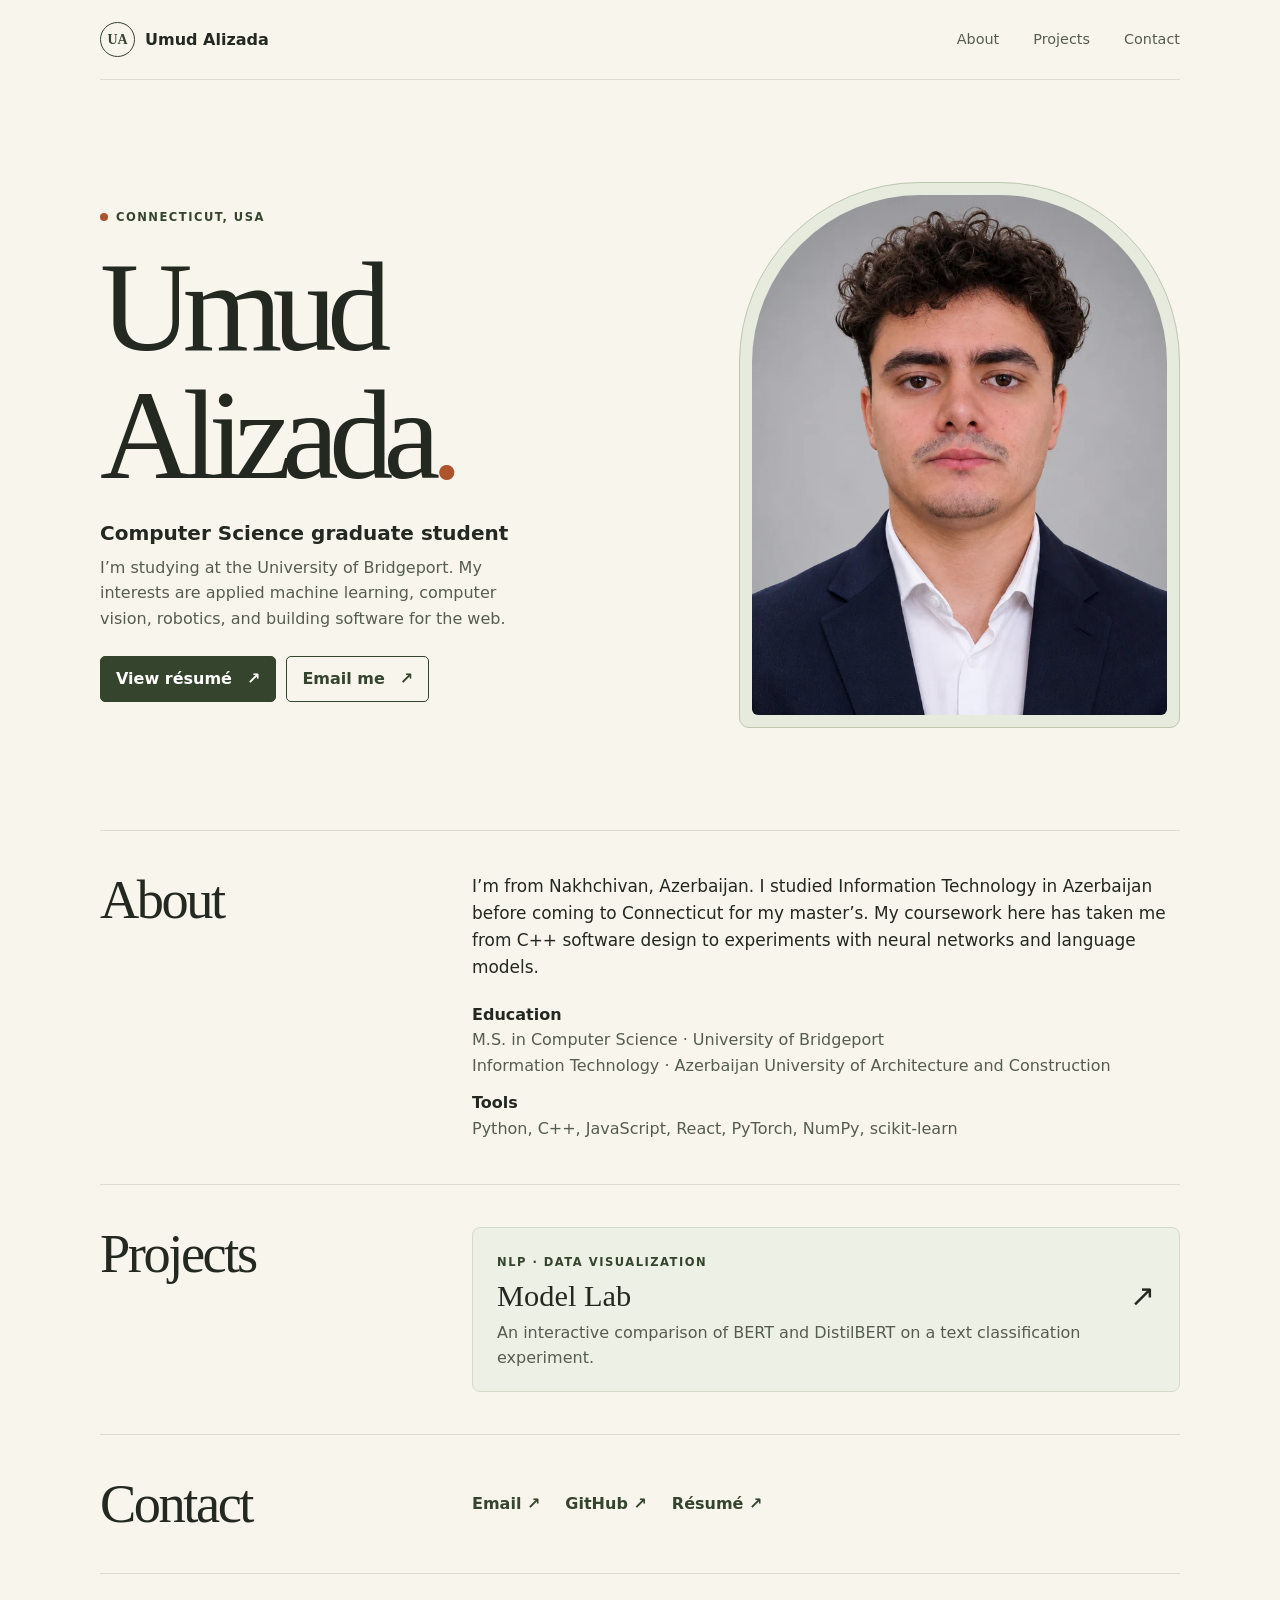
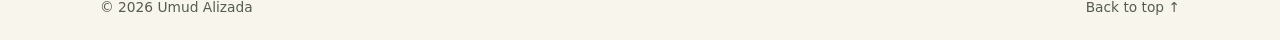
<file: index.html>
<!doctype html>
<html lang="en">
<head>
<meta charset="utf-8">
<meta name="viewport" content="width=device-width, initial-scale=1">
<meta name="description" content="Umud Alizada is a Computer Science graduate student at the University of Bridgeport. Explore his background, interests, and projects.">
<title>Umud Alizada | Portfolio</title>
<link rel="stylesheet" href="style.css">
</head>
<body>
<header class="top" id="top">
<a class="wordmark" href="#top"><span>UA</span> Umud Alizada</a>
<nav aria-label="Main navigation"><a href="#about">About</a><a href="#projects">Projects</a><a href="#contact">Contact</a></nav>
</header>
<main>
<section class="hero" aria-labelledby="name">
<div class="intro">
<p class="label"><span></span> CONNECTICUT, USA</p>
<h1 id="name">Umud<br>Alizada<span class="dot">.</span></h1>
<p class="role">Computer Science graduate student</p>
<p class="bio">I’m studying at the University of Bridgeport. My interests are applied machine learning, computer vision, robotics, and building software for the web.</p>
<div class="actions"><a class="primary" href="resume.html">View résumé <span aria-hidden="true">↗</span></a><a class="secondary" href="mailto:ualizada@my.bridgeport.edu">Email me <span aria-hidden="true">↗</span></a></div>
</div>
<figure><img src="portrait.webp" width="800" height="800" alt="Professional portrait of Umud Alizada"></figure>
</section>
<section id="about" class="section" aria-labelledby="about-title">
<h2 id="about-title">About</h2>
<div class="about-content">
<p>I’m from Nakhchivan, Azerbaijan. I studied Information Technology in Azerbaijan before coming to Connecticut for my master’s. My coursework here has taken me from C++ software design to experiments with neural networks and language models.</p>
<dl><div><dt>Education</dt><dd>M.S. in Computer Science · University of Bridgeport</dd><dd>Information Technology · Azerbaijan University of Architecture and Construction</dd></div><div><dt>Tools</dt><dd>Python, C++, JavaScript, React, PyTorch, NumPy, scikit-learn</dd></div></dl>
</div>
</section>
<section id="projects" class="section" aria-labelledby="project-title">
<h2 id="project-title">Projects</h2>
<div class="projects">
<a class="project" href="lab/"><span class="project-type">NLP · DATA VISUALIZATION</span><h3>Model Lab <span aria-hidden="true">↗</span></h3><p>An interactive comparison of BERT and DistilBERT on a text classification experiment.</p></a>
</div>
</section>
<section id="contact" class="section contact" aria-labelledby="contact-title">
<h2 id="contact-title">Contact</h2>
<div class="links"><a href="mailto:ualizada@my.bridgeport.edu">Email ↗</a><a href="https://github.com/umudusa">GitHub ↗</a><a href="resume.html">Résumé ↗</a></div>
</section>
</main>
<footer><span>© 2026 Umud Alizada</span><a href="#top">Back to top ↑</a></footer>
</body>
</html>
</file>
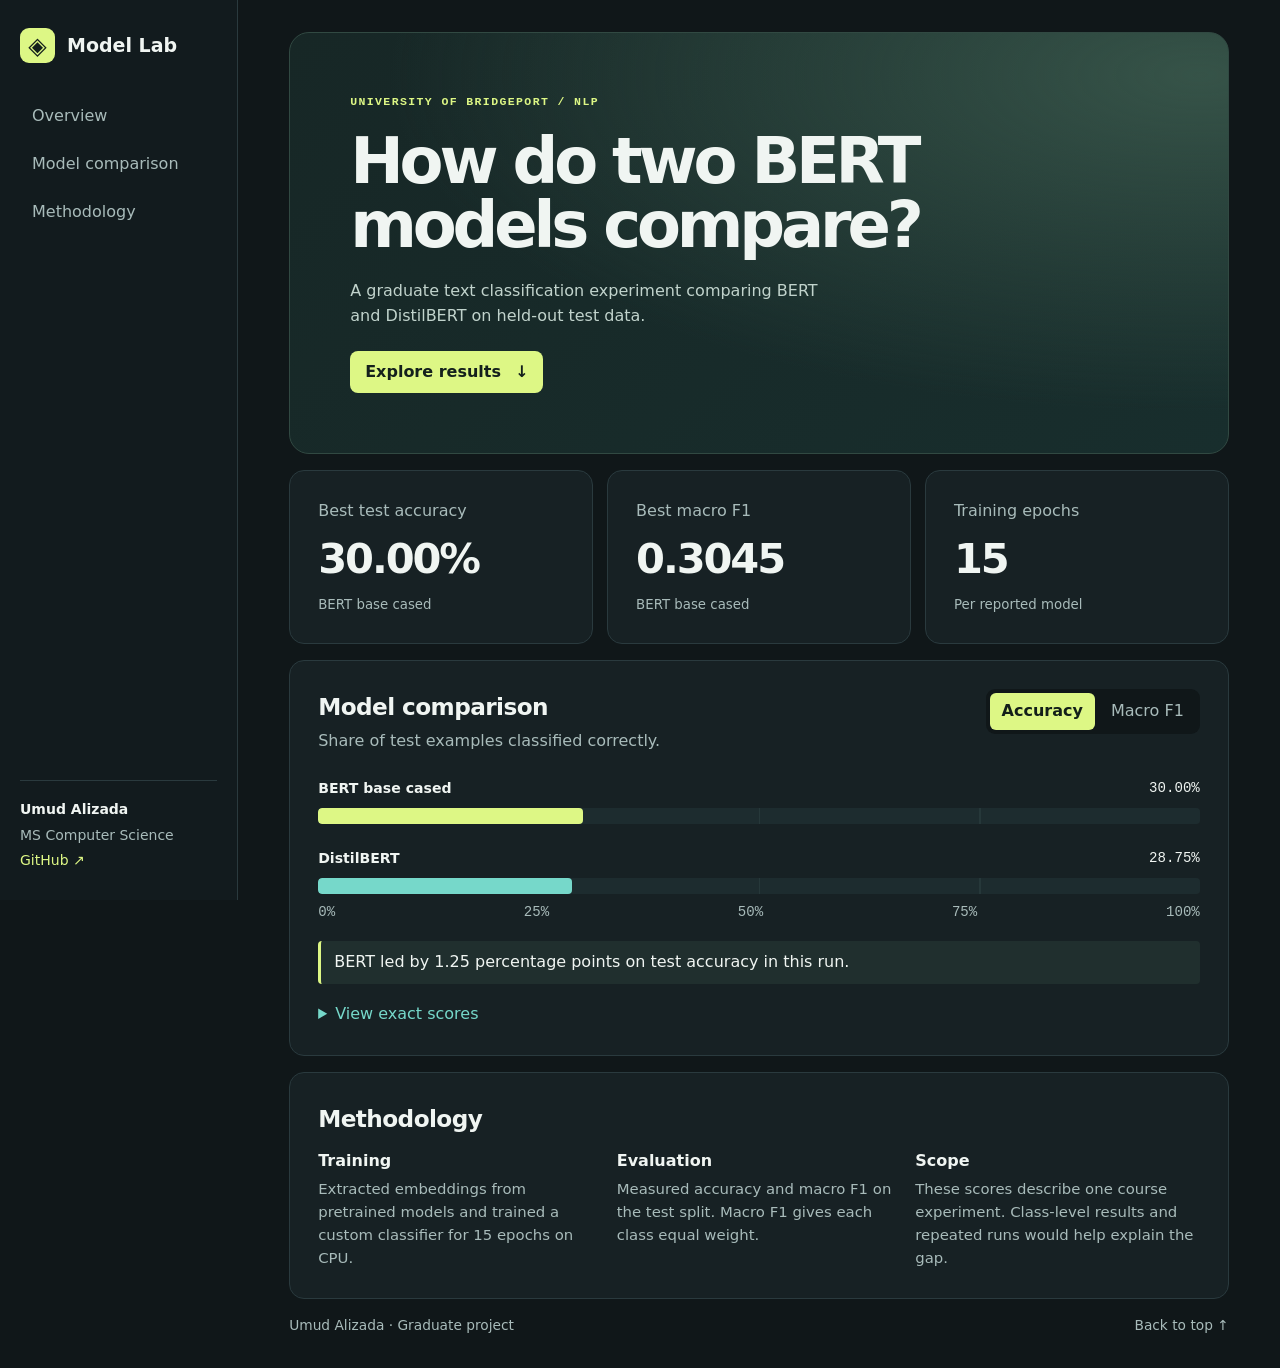
<file: lab/index.html>
<!doctype html>
<html lang="en">
<head>
<meta charset="utf-8">
<meta name="viewport" content="width=device-width, initial-scale=1">
<meta name="description" content="Umud Alizada's NLP model evaluation dashboard. Compare BERT and DistilBERT on a graduate text classification experiment.">
<title>Model Lab | Umud Alizada</title>
<link rel="stylesheet" href="style.css">
<script src="app.js" defer></script>
</head>
<body>
<aside class="sidebar">
<a class="brand" href="#overview"><span class="logo" aria-hidden="true">◈</span> Model Lab</a>
<nav aria-label="Dashboard"><a href="#overview">Overview</a><a href="#comparison">Model comparison</a><a href="#method">Methodology</a></nav>
<div class="profile"><strong>Umud Alizada</strong><span>MS Computer Science</span><a href="https://github.com/umudusa">GitHub ↗</a></div>
</aside>
<main id="overview">
<header class="hero"><p class="eyebrow">UNIVERSITY OF BRIDGEPORT / NLP</p><h1>How do two BERT<br>models compare?</h1><p>A graduate text classification experiment comparing BERT and DistilBERT on held-out test data.</p><a href="#comparison" class="cta">Explore results <span aria-hidden="true">↓</span></a></header>
<section class="stats" aria-label="Experiment summary">
<article><span>Best test accuracy</span><strong>30.00%</strong><small>BERT base cased</small></article>
<article><span>Best macro F1</span><strong>0.3045</strong><small>BERT base cased</small></article>
<article><span>Training epochs</span><strong>15</strong><small>Per reported model</small></article>
</section>
<section class="panel" id="comparison" aria-labelledby="comparison-title">
<div class="panel-head"><div><h2 id="comparison-title">Model comparison</h2><p id="metric-description">Share of test examples classified correctly.</p></div><div class="toggle" role="group" aria-label="Comparison metric"><button data-metric="accuracy" aria-pressed="true">Accuracy</button><button data-metric="f1" aria-pressed="false">Macro F1</button></div></div>
<div id="chart" aria-live="polite">
<div class="plot-row"><div class="row-label"><strong>BERT base cased</strong><span id="bert-value">30.00%</span></div><div class="track"><div class="bar bert" id="bert-bar"></div></div></div>
<div class="plot-row"><div class="row-label"><strong>DistilBERT</strong><span id="distil-value">28.75%</span></div><div class="track"><div class="bar distil" id="distil-bar"></div></div></div>
<div class="axis" id="axis" aria-hidden="true"><span>0%</span><span>25%</span><span>50%</span><span>75%</span><span>100%</span></div>
<p class="finding" id="finding">BERT led by 1.25 percentage points on test accuracy in this run.</p>
</div>
<details><summary>View exact scores</summary><div class="table-wrap"><table><thead><tr><th scope="col">Model</th><th scope="col">Test accuracy</th><th scope="col">Macro F1</th></tr></thead><tbody><tr><th scope="row">BERT base cased</th><td>30.00%</td><td>0.3045</td></tr><tr><th scope="row">DistilBERT</th><td>28.75%</td><td>0.2987</td></tr></tbody></table></div></details>
</section>
<section class="panel method" id="method" aria-labelledby="method-title"><h2 id="method-title">Methodology</h2><div class="method-grid">
<div><h3>Training</h3><p>Extracted embeddings from pretrained models and trained a custom classifier for 15 epochs on CPU.</p></div>
<div><h3>Evaluation</h3><p>Measured accuracy and macro F1 on the test split. Macro F1 gives each class equal weight.</p></div>
<div><h3>Scope</h3><p>These scores describe one course experiment. Class-level results and repeated runs would help explain the gap.</p></div>
</div></section>
<footer><span>Umud Alizada · Graduate project</span><a href="#overview">Back to top ↑</a></footer>
</main>
</body>
</html>
</file>
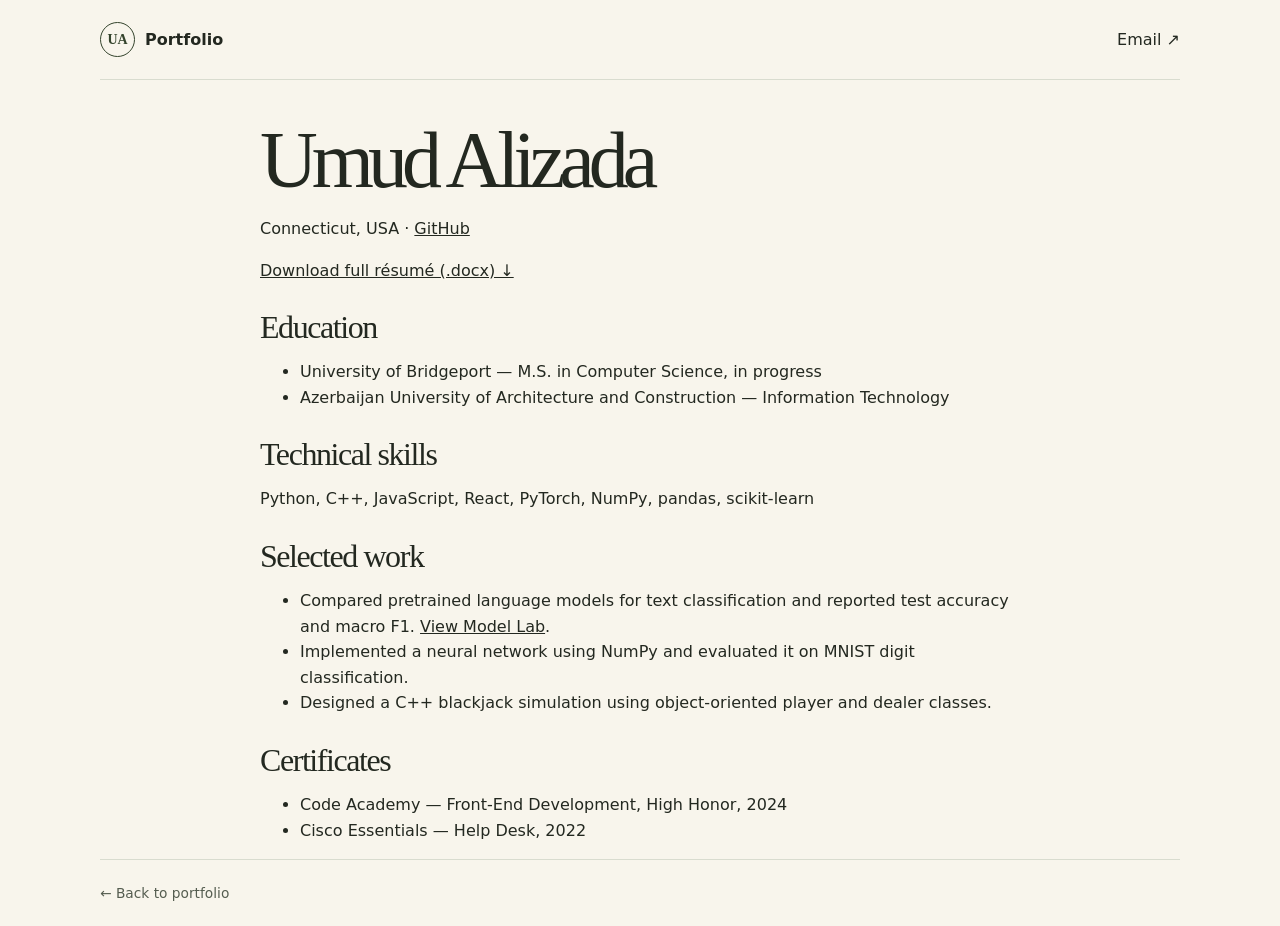
<file: resume.html>
<!doctype html>
<html lang="en">
<head><meta charset="utf-8"><meta name="viewport" content="width=device-width, initial-scale=1"><title>Résumé | Umud Alizada</title><link rel="stylesheet" href="style.css"></head>
<body><header class="top"><a class="wordmark" href="./"><span>UA</span> Portfolio</a><a href="mailto:ualizada@my.bridgeport.edu">Email ↗</a></header>
<main class="resume">
<h1>Umud Alizada</h1>
<p>Connecticut, USA · <a href="https://github.com/umudusa">GitHub</a></p>
<p><a href="Umud_Alizada_Resume.docx" download>Download full résumé (.docx) ↓</a></p>
<h2>Education</h2>
<ul><li>University of Bridgeport — M.S. in Computer Science, in progress</li><li>Azerbaijan University of Architecture and Construction — Information Technology</li></ul>
<h2>Technical skills</h2>
<p>Python, C++, JavaScript, React, PyTorch, NumPy, pandas, scikit-learn</p>
<h2>Selected work</h2>
<ul><li>Compared pretrained language models for text classification and reported test accuracy and macro F1. <a href="lab/">View Model Lab</a>.</li><li>Implemented a neural network using NumPy and evaluated it on MNIST digit classification.</li><li>Designed a C++ blackjack simulation using object-oriented player and dealer classes.</li></ul>
<h2>Certificates</h2>
<ul><li>Code Academy — Front-End Development, High Honor, 2024</li><li>Cisco Essentials — Help Desk, 2022</li></ul>
</main><footer><a href="./">← Back to portfolio</a></footer></body></html>
</file>
<file: style.css>
:root{--paper:#f8f5ec;--ink:#232820;--muted:#555d50;--olive:#34442d;--line:#d9dccf;--accent:#ad542d;--serif:Georgia,'Times New Roman',serif}*{box-sizing:border-box}html{scroll-behavior:smooth}body{margin:0;background:var(--paper);color:var(--ink);font:16px/1.6 system-ui,sans-serif}a{color:inherit;text-decoration:none}a:focus-visible{outline:2px solid var(--accent);outline-offset:4px}a:hover{text-decoration:underline}.top,main,footer{width:min(1080px,calc(100% - 72px));margin:auto}.top,footer{display:flex;justify-content:space-between;align-items:center;gap:14px;padding:22px 0}.top{border-bottom:1px solid var(--line)}.wordmark{font-weight:700;display:flex;align-items:center;gap:10px}.wordmark span{width:35px;height:35px;border:1px solid var(--olive);border-radius:50%;display:grid;place-items:center;font:700 14px var(--serif);color:var(--olive)}nav{display:flex;gap:clamp(12px,4vw,34px);font-size:.9rem;color:var(--muted)}.hero{display:grid;grid-template-columns:1.22fr 1fr;align-items:center;gap:clamp(28px,8vw,100px);padding:clamp(45px,8vw,104px) 0}.label,.project-type{font-size:.72rem;letter-spacing:.13em;font-weight:750;color:var(--olive)}.label{display:flex;align-items:center;gap:8px;margin:0 0 16px}.label span{width:8px;height:8px;border-radius:50%;background:var(--accent)}h1,h2,h3{font-family:var(--serif);font-weight:400;line-height:1;margin:0}h1{font-size:clamp(4rem,10vw,8.5rem);letter-spacing:-.075em}.dot{color:var(--accent)}.role{font-size:clamp(1rem,2vw,1.25rem);font-weight:700;margin:18px 0 6px}.bio{color:var(--muted);max-width:44ch;margin:0}.actions{display:flex;flex-wrap:wrap;gap:10px;margin-top:25px}.actions a{display:inline-flex;align-items:center;gap:15px;padding:9px 15px;border:1px solid var(--olive);border-radius:5px;font-weight:650}.primary{background:var(--olive);color:#fff}.secondary{color:var(--olive)}figure{margin:0;padding:12px;border:1px solid #bdc6af;background:#e6ebde;border-radius:180px 180px 10px 10px}figure img{display:block;width:100%;height:auto;aspect-ratio:4/5;object-fit:cover;object-position:center;border-radius:168px 168px 6px 6px}.section{border-top:1px solid var(--line);padding:42px 0;display:grid;grid-template-columns:1fr 2fr;gap:18px;scroll-margin-top:10px}h2{font-size:clamp(2rem,5vw,3.4rem);letter-spacing:-.045em}.about-content>p{margin:0 0 20px;font-size:1.06rem}.about-content dl{margin:0;display:grid;gap:12px}.about-content dt{font-weight:700}.about-content dd{margin:0;color:var(--muted)}.project{display:block;background:#edf0e5;border:1px solid #d4dbc9;border-radius:8px;padding:20px 24px}.project h3{font-size:1.9rem;display:flex;justify-content:space-between;align-items:center;margin-top:8px}.project p{margin:8px 0 0;color:var(--muted)}.links{display:flex;flex-wrap:wrap;gap:12px 25px;align-items:center;color:var(--olive);font-weight:650}footer{border-top:1px solid var(--line);font-size:.86rem;color:var(--muted)}.resume{max-width:760px}.resume h1{font-size:clamp(2.8rem,8vw,5rem);margin-top:40px}.resume h2{font-size:2rem;margin:28px 0 10px}.resume a{text-decoration:underline}@media(max-width:680px){.top,main,footer{width:calc(100% - 36px)}.top{flex-wrap:wrap;padding:14px 0}.hero{grid-template-columns:1fr;padding:35px 0}.hero figure{width:min(76%,340px)}.section{grid-template-columns:1fr;padding:28px 0}}@media(prefers-reduced-motion:reduce){html{scroll-behavior:auto}}
</file>
<file: lab/style.css>
:root{color-scheme:dark;--bg:#101719;--surface:#172124;--line:#2a3a3e;--text:#f0f5f2;--muted:#a8bbba;--lime:#ddf785;--teal:#76d8ca}
*{box-sizing:border-box}html{scroll-behavior:smooth}body{margin:0;background:var(--bg);color:var(--text);font:16px/1.55 system-ui,sans-serif;display:grid;grid-template-columns:238px minmax(0,1fr)}a{color:inherit;text-decoration:none}a:hover{color:var(--lime)}:focus-visible{outline:2px solid var(--lime);outline-offset:4px}button{font:inherit;cursor:pointer}
.sidebar{background:#121b1e;border-right:1px solid var(--line);padding:28px 20px;position:sticky;top:0;height:100dvh;display:flex;flex-direction:column;gap:32px}.brand{display:flex;align-items:center;gap:12px;font-size:19px;font-weight:750}.logo{border-radius:9px;background:var(--lime);color:#14201c;width:35px;height:35px;display:grid;place-items:center;font-size:24px}nav{display:grid;gap:5px}nav a{padding:9px 12px;color:var(--muted);border-radius:8px}nav a:hover{background:var(--surface)}.profile{margin-top:auto;display:grid;gap:4px;border-top:1px solid var(--line);padding-top:18px;font-size:14px}.profile span{color:var(--muted)}.profile a{color:var(--lime);width:max-content}
main{width:min(100%,1240px);margin:auto;padding:32px clamp(18px,4vw,58px);min-width:0}.hero{border:1px solid #314942;border-radius:20px;padding:clamp(25px,5vw,60px);background:radial-gradient(ellipse at 97% 10%,#365348 0%,transparent 63%),linear-gradient(140deg,#172726,#182e2d);overflow:hidden}.eyebrow{font:700 .72rem/1.5 ui-monospace,monospace;letter-spacing:.12em;color:var(--lime);margin:0 0 20px}.hero h1{font-size:clamp(2.4rem,5vw,4.9rem);line-height:.99;letter-spacing:-.065em;margin:0}.hero p:not(.eyebrow){color:#c1d3cc;max-width:48ch;margin:22px 0}.cta{display:inline-flex;gap:14px;align-items:center;background:var(--lime);color:#14201c;padding:9px 15px;border-radius:8px;font-weight:700}.cta:hover{background:#efffb7;color:#14201c}
.stats,.method-grid{display:grid;grid-template-columns:repeat(3,minmax(0,1fr));gap:14px}.stats{margin:16px 0}.stats article,.panel{border:1px solid var(--line);background:var(--surface);border-radius:15px;padding:clamp(16px,3vw,28px)}.stats article{display:grid;gap:3px}.stats strong{font-size:clamp(1.7rem,4vw,2.6rem);letter-spacing:-.05em;font-variant-numeric:tabular-nums}.stats span,.stats small,.panel p,footer{color:var(--muted)}.panel{margin-bottom:16px;scroll-margin-top:18px}.panel-head{display:flex;justify-content:space-between;align-items:start;gap:12px;flex-wrap:wrap}.panel h2{margin:0;font-size:1.45rem;letter-spacing:-.025em}.panel p{margin:4px 0 0}.toggle{display:flex;gap:4px;padding:4px;background:var(--bg);border-radius:9px}.toggle button{border:0;background:transparent;color:var(--muted);padding:6px 12px;border-radius:6px}.toggle button[aria-pressed=true]{color:#131f19;background:var(--lime);font-weight:700}.plot-row{margin-top:24px}.row-label,.axis{display:flex;justify-content:space-between;gap:8px;align-items:center;font-size:.88rem}.row-label span{font-family:ui-monospace,monospace}.track{background:repeating-linear-gradient(to right,#26383a 0,#26383a 1px,#1d2c2f 1px,#1d2c2f 25%);height:16px;border-radius:4px;margin-top:8px;overflow:hidden}.bar{height:100%;border-radius:4px;transition:width .2s}.bert{background:var(--lime);width:30%}.distil{background:var(--teal);width:28.75%}.axis{margin:8px 0 18px;color:var(--muted);font-family:ui-monospace,monospace}.panel .finding{border-left:3px solid var(--lime);background:#202f2e;padding:9px 13px;border-radius:4px;color:var(--text)}details{margin-top:18px}summary{width:max-content;cursor:pointer;color:var(--teal)}table{width:100%;text-align:left;border-collapse:collapse;margin-top:10px}th,td{padding:8px;border-bottom:1px solid var(--line)}.table-wrap{overflow:auto}.method-grid{margin-top:12px}.method h3{font-size:1rem;margin:0}.method p{font-size:.93rem}footer{display:flex;justify-content:space-between;gap:10px;font-size:.86rem}
@media(max-width:780px){body{display:block}.sidebar{height:auto;position:static;flex-direction:row;align-items:center;flex-wrap:wrap;gap:8px;padding:14px 18px;border-right:0;border-bottom:1px solid var(--line)}nav{display:flex;flex-wrap:wrap;font-size:.84rem}nav a{padding:6px 8px}.profile{display:none}main{padding-top:16px}}@media(max-width:480px){.stats{gap:6px}.stats article{padding:9px}.stats span,.stats small{font-size:.73rem}.stats strong{font-size:1.4rem}.method-grid{grid-template-columns:1fr}}@media(prefers-reduced-motion:reduce){html{scroll-behavior:auto}.bar{transition:none}}
</file>
